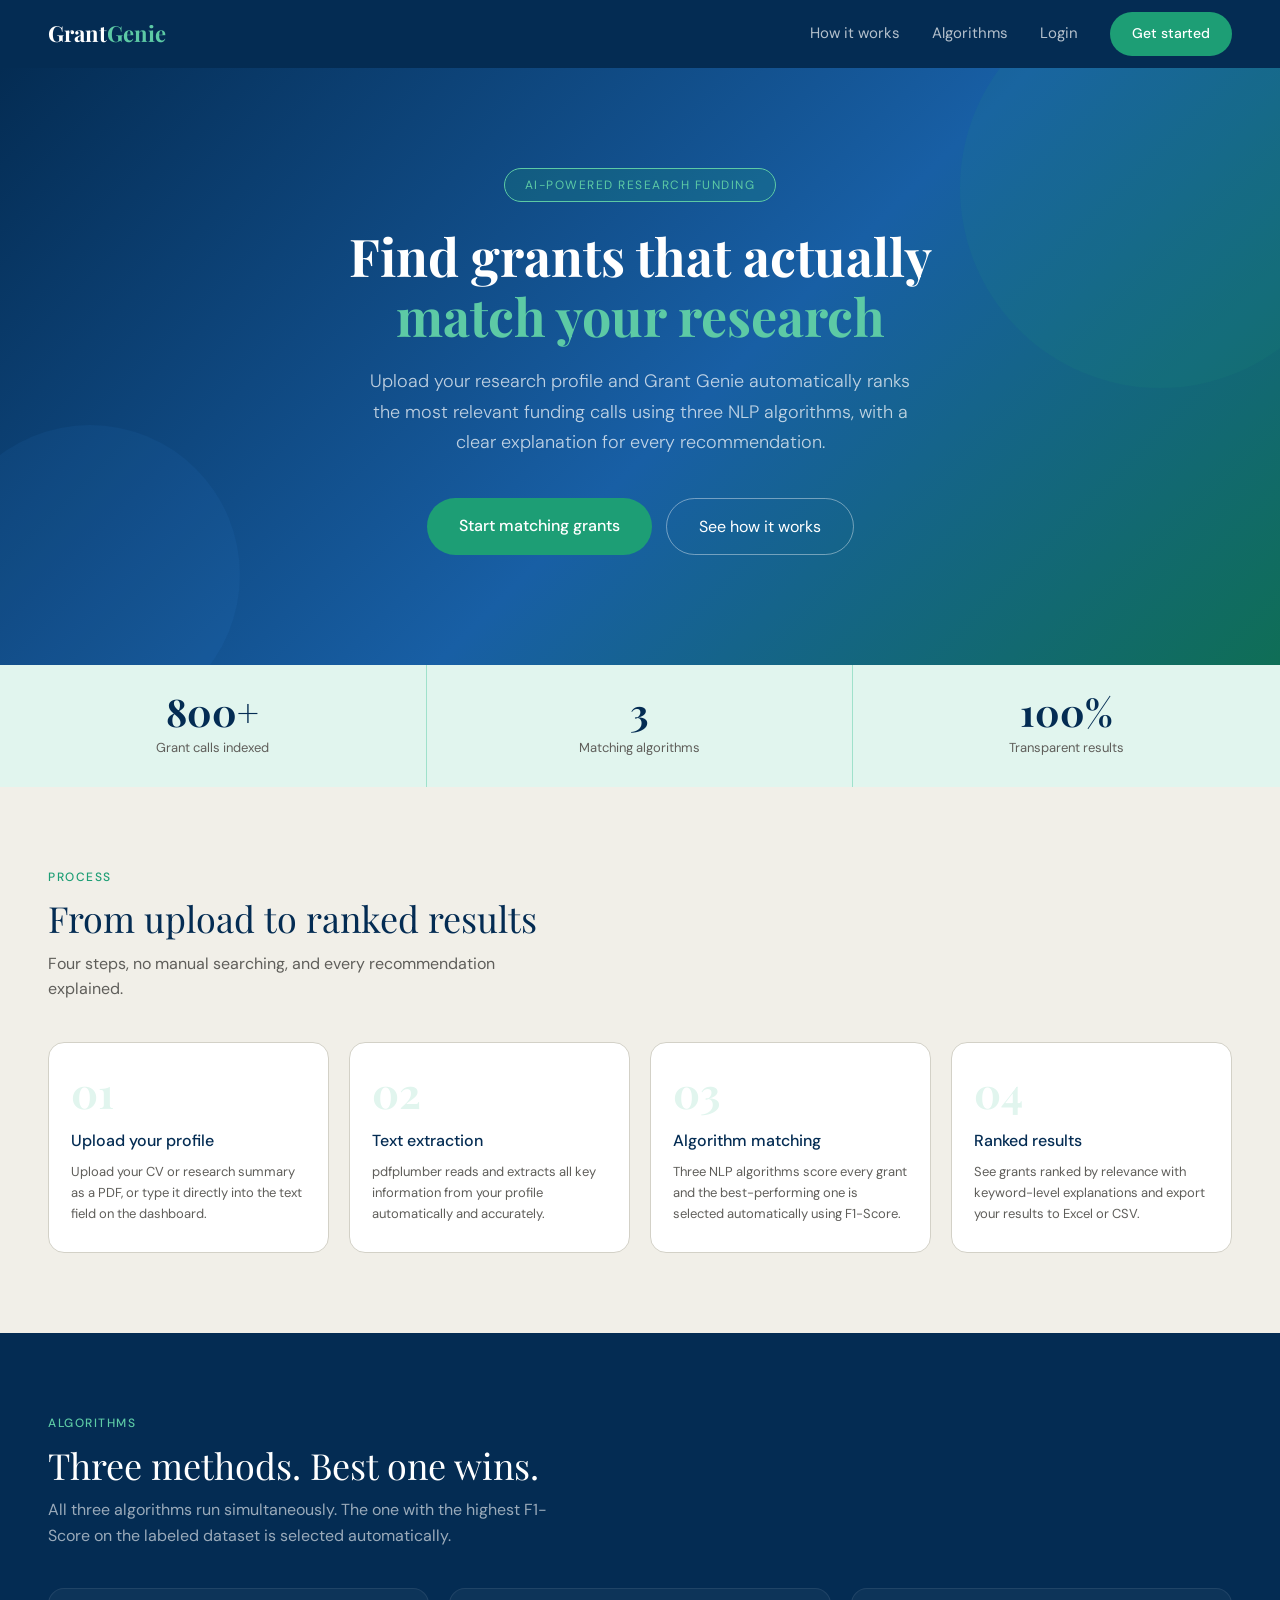
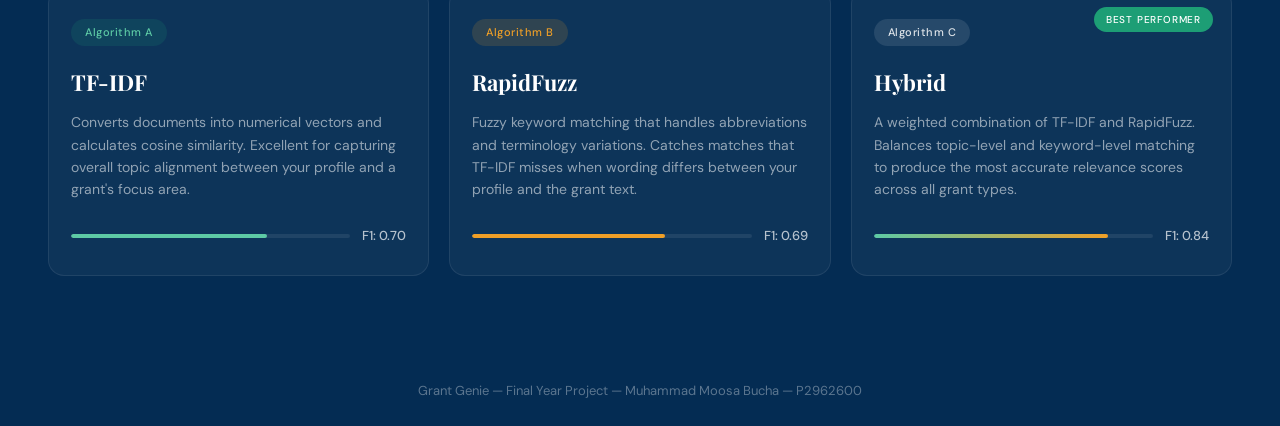
<file: frontend/index.html>
<!DOCTYPE html>
<html lang="en">
<head>
  <meta charset="UTF-8"/>
  <meta name="viewport" content="width=device-width, initial-scale=1.0"/>
  <meta name="description" content="Grant Genie — AI-powered research funding match platform"/>
  <title>Grant Genie</title>
  <link rel="stylesheet" href="css/style.css"/>
</head>
<body>
 
<!-- NAVBAR -->
<nav class="navbar">
  <a class="navbar-brand" href="index.html">Grant<span>Genie</span></a>
 
  <!-- Desktop nav -->
  <div class="nav-right">
    <a class="nav-link" href="#how">How it works</a>
    <a class="nav-link" href="#algorithms">Algorithms</a>
    <a class="nav-link" href="login.html">Login</a>
    <a class="btn-nav" href="register.html">Get started</a>
  </div>
 
  <!-- Mobile hamburger -->
  <button class="hamburger" id="hamburger" aria-label="Menu">
    <span></span>
    <span></span>
    <span></span>
  </button>
</nav>
 
<!-- MOBILE MENU -->
<div class="mobile-menu" id="mobile-menu">
  <a class="mobile-link" href="#how" onclick="document.getElementById('mobile-menu').classList.remove('open')">How it works</a>
  <a class="mobile-link" href="#algorithms" onclick="document.getElementById('mobile-menu').classList.remove('open')">Algorithms</a>
  <a class="mobile-link" href="login.html">Login</a>
  <a class="mobile-cta" href="register.html">Get started</a>
</div>
 
<!-- HERO -->
<section class="hero">
  <div class="hero-badge">AI-Powered Research Funding</div>
  <h1>Find grants that actually<br><em>match your research</em></h1>
  <p class="hero-sub">Upload your research profile and Grant Genie automatically ranks the most relevant funding calls using three NLP algorithms, with a clear explanation for every recommendation.</p>
  <div class="hero-btns">
    <a class="btn-primary" href="register.html">Start matching grants</a>
    <a class="btn-outline" href="#how">See how it works</a>
  </div>
</section>
 
<!-- STATS -->
<div class="stats-bar">
  <div class="stat-item">
    <div class="stat-num" data-target="800" data-suffix="+">0</div>
    <div class="stat-label">Grant calls indexed</div>
  </div>
  <div class="stat-item">
    <div class="stat-num" data-target="3" data-suffix="">0</div>
    <div class="stat-label">Matching algorithms</div>
  </div>
  <div class="stat-item">
    <div class="stat-num" data-target="100" data-suffix="%">0</div>
    <div class="stat-label">Transparent results</div>
  </div>
</div>
 
<!-- HOW IT WORKS -->
<section class="section" id="how">
  <div class="section-tag">Process</div>
  <div class="section-title">From upload to ranked results</div>
  <div class="section-sub">Four steps, no manual searching, and every recommendation explained.</div>
 
  <div class="steps-grid">
    <div class="step-card">
      <div class="step-num">01</div>
      <h3>Upload your profile</h3>
      <p>Upload your CV or research summary as a PDF, or type it directly into the text field on the dashboard.</p>
    </div>
    <div class="step-card">
      <div class="step-num">02</div>
      <h3>Text extraction</h3>
      <p>pdfplumber reads and extracts all key information from your profile automatically and accurately.</p>
    </div>
    <div class="step-card">
      <div class="step-num">03</div>
      <h3>Algorithm matching</h3>
      <p>Three NLP algorithms score every grant and the best-performing one is selected automatically using F1-Score.</p>
    </div>
    <div class="step-card">
      <div class="step-num">04</div>
      <h3>Ranked results</h3>
      <p>See grants ranked by relevance with keyword-level explanations and export your results to Excel or CSV.</p>
    </div>
  </div>
</section>
 
<!-- ALGORITHMS -->
<section class="algo-section" id="algorithms">
  <div class="section-tag">Algorithms</div>
  <div class="section-title">Three methods. Best one wins.</div>
  <div class="section-sub">All three algorithms run simultaneously. The one with the highest F1-Score on the labeled dataset is selected automatically.</div>
 
  <div class="algo-grid">
    <div class="algo-card">
      <span class="algo-badge badge-teal">Algorithm A</span>
      <h3>TF-IDF</h3>
      <p>Converts documents into numerical vectors and calculates cosine similarity. Excellent for capturing overall topic alignment between your profile and a grant's focus area.</p>
      <div class="algo-score-row">
        <div class="algo-score-bar"><div class="algo-fill fill-teal" style="width:70%;"></div></div>
        <div class="algo-score-val">F1: 0.70</div>
      </div>
    </div>
 
    <div class="algo-card">
      <span class="algo-badge badge-amber">Algorithm B</span>
      <h3>RapidFuzz</h3>
      <p>Fuzzy keyword matching that handles abbreviations and terminology variations. Catches matches that TF-IDF misses when wording differs between your profile and the grant text.</p>
      <div class="algo-score-row">
        <div class="algo-score-bar"><div class="algo-fill fill-amber" style="width:69%;"></div></div>
        <div class="algo-score-val">F1: 0.69</div>
      </div>
    </div>
 
    <div class="algo-card">
      <div class="winner-badge">Best performer</div>
      <span class="algo-badge badge-white">Algorithm C</span>
      <h3>Hybrid</h3>
      <p>A weighted combination of TF-IDF and RapidFuzz. Balances topic-level and keyword-level matching to produce the most accurate relevance scores across all grant types.</p>
      <div class="algo-score-row">
        <div class="algo-score-bar"><div class="algo-fill fill-white" style="width:84%;"></div></div>
        <div class="algo-score-val">F1: 0.84</div>
      </div>
    </div>
  </div>
</section>
 
<!-- FOOTER -->
<footer>
  <p>Grant Genie &mdash; Final Year Project &mdash; Muhammad Moosa Bucha &mdash; P2962600</p>
</footer>
 
<!-- TOAST -->
<div class="toast" id="toast">
  <div class="toast-dot"></div>
  <span id="toast-msg"></span>
</div>
 
<script src="js/main.js"></script>
</body>
</html>
</file>
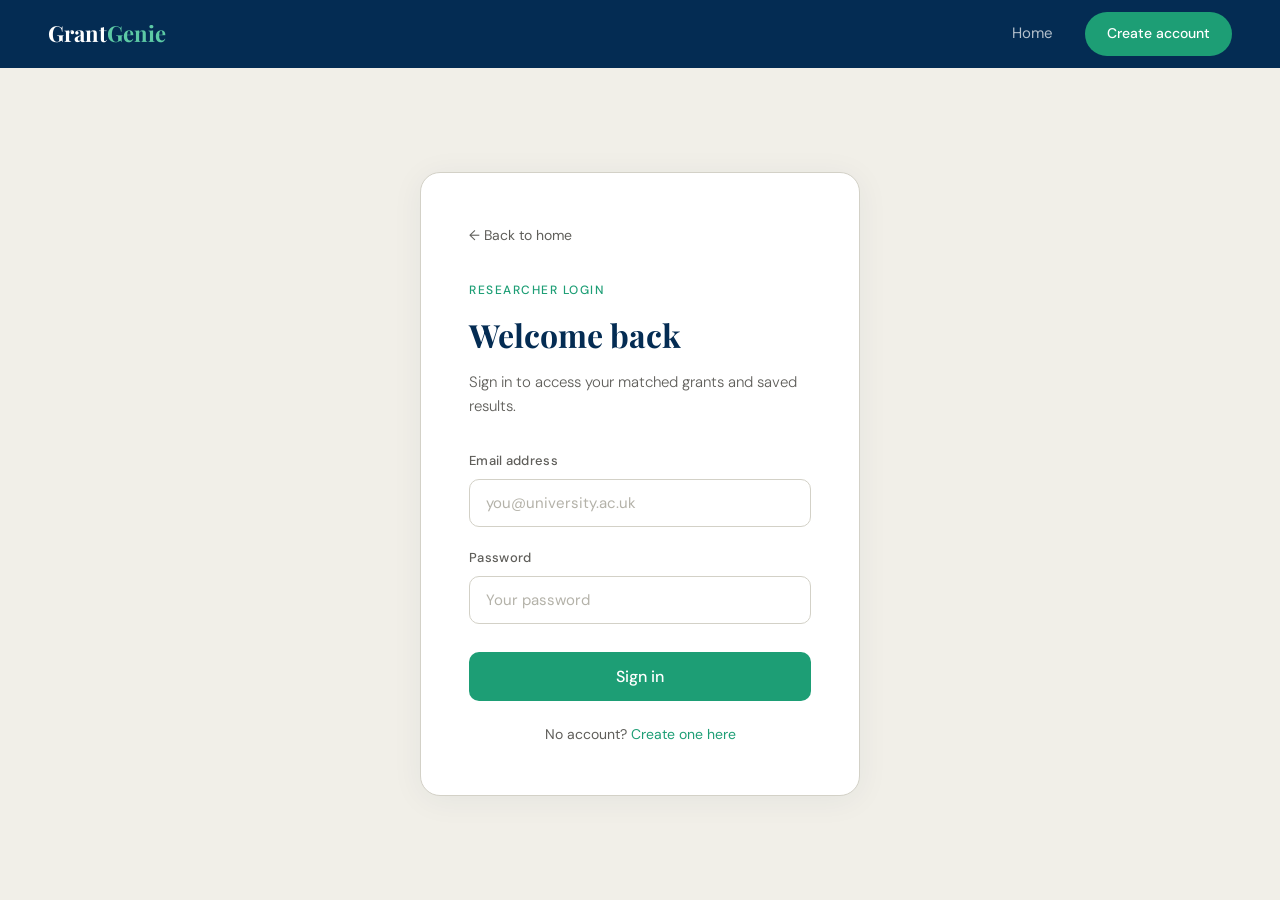
<file: frontend/dashboard.html>
<!DOCTYPE html>
<html lang="en">
<head>
  <meta charset="UTF-8"/>
  <meta name="viewport" content="width=device-width, initial-scale=1.0"/>
  <title>Grant Genie — Dashboard</title>
<link rel="stylesheet" href="css/style.css"/>
</head>
<body>
 
<!-- NAVBAR -->
<nav class="navbar">
  <a class="navbar-brand" href="index.html">Grant<span>Genie</span></a>
  <div class="nav-right">
    <a class="nav-link" href="dashboard.html">Dashboard</a>
    <span class="nav-user" id="nav-user-name"></span>
    <button class="btn-nav" style="background:transparent;border:1px solid rgba(255,255,255,0.2);color:rgba(255,255,255,0.6);" onclick="logout()">Sign out</button>
  </div>
  <button class="hamburger" id="hamburger" aria-label="Menu">
    <span></span><span></span><span></span>
  </button>
</nav>
 
<!-- MOBILE MENU -->
<div class="mobile-menu" id="mobile-menu">
  <span class="mobile-link" id="mobile-user-name" style="color:var(--teal-mid);pointer-events:none;"></span>
  <span class="mobile-link" onclick="logout()">Sign out</span>
</div>
 
<!-- LOADING OVERLAY -->
<div id="loading-overlay">
  <div class="spinner"></div>
  <div class="spinner-text" id="spinner-text">Analysing your profile and matching grants...</div>
</div>
 
<!-- DASHBOARD LAYOUT -->
<div class="dash-layout">
 
  <!-- SIDEBAR (hidden on mobile) -->
  <div class="sidebar">
    <div class="sidebar-user">
      <div class="avatar" id="user-avatar">GG</div>
      <div>
        <div class="user-name" id="user-name">Researcher</div>
        <div class="user-role">Early Career Researcher</div>
      </div>
    </div>
    <div class="sidebar-nav">
      <div class="sidebar-item active">
        <div class="sidebar-dot"></div>Match Grants
      </div>
      <div class="sidebar-item">
        <div class="sidebar-dot"></div>Saved Results
      </div>
      <div class="sidebar-item">
        <div class="sidebar-dot"></div>Alternative Pool
      </div>
      <div class="sidebar-item">
        <div class="sidebar-dot"></div>Algorithm Report
      </div>
      <div class="sidebar-item" style="margin-top:32px;" onclick="logout()">
        <div class="sidebar-dot"></div>Sign Out
      </div>
    </div>
  </div>
 
  <!-- MAIN CONTENT -->
  <div class="dash-main">
 
    <div class="dash-header">
      <h2>Welcome, <span id="dash-name">Researcher</span></h2>
      <p>Upload your research profile to find your most relevant funding opportunities.</p>
    </div>
 
    <!-- Upload Card -->
    <div class="upload-card">
      <h3>Find Matching Grants</h3>
 
      <div class="upload-zone" id="upload-zone">
        <input type="file" class="upload-input" id="file-input" accept=".pdf"/>
        <div class="upload-icon">
          <svg viewBox="0 0 24 24">
            <path d="M14 2H6a2 2 0 00-2 2v16a2 2 0 002 2h12a2 2 0 002-2V8z"/>
            <polyline points="14 2 14 8 20 8"/>
            <line x1="12" y1="18" x2="12" y2="12"/>
            <line x1="9" y1="15" x2="15" y2="15"/>
          </svg>
        </div>
        <div class="upload-title" id="upload-title">Click to upload your research profile</div>
        <div class="upload-sub">PDF files only &mdash; max 10MB</div>
      </div>
 
      <div class="divider">or paste your summary</div>
 
      <textarea
        class="form-textarea"
        id="research-text"
        rows="5"
        placeholder="I am an early career researcher specialising in Artificial Intelligence and Healthcare. My work focuses on machine learning applications in clinical data analysis..."
      ></textarea>
      <div class="char-count" id="char-count">0 / 5000 characters</div>
 
      <button class="match-btn" onclick="runMatch()">
        <svg viewBox="0 0 24 24">
          <circle cx="11" cy="11" r="8"/>
          <line x1="21" y1="21" x2="16.65" y2="16.65"/>
        </svg>
        Match my grants
      </button>
    </div>
 
    <!-- Results -->
    <div class="results-section" id="results-section">
 
      <div class="results-header">
        <div>
          <h3>Your Matched Grants</h3>
          <p>Best algorithm: <strong>Hybrid</strong> &mdash; F1 Score: 0.84</p>
        </div>
        <div class="algo-info">Hybrid selected</div>
      </div>
 
      <div class="filter-row">
        <button class="filter-btn active" data-filter="all">All</button>
        <button class="filter-btn" data-filter="top">Top matches</button>
        <button class="filter-btn" data-filter="mid">Partial</button>
        <button class="filter-btn" data-filter="alt">Alternative pool</button>
      </div>
 
      <div id="grants-list"></div>
 
      <div class="export-row">
        <button class="export-btn export-csv" id="export-csv">Export CSV</button>
        <button class="export-btn export-excel" id="export-excel">Export Excel</button>
      </div>
 
    </div>
 
  </div>
</div>
 
<!-- TOAST -->
<div class="toast" id="toast">
  <div class="toast-dot"></div>
  <span id="toast-msg"></span>
</div>
 
<script src="js/main.js"></script>
<script>
// Load user
(function () {
  var raw = localStorage.getItem('gg_user');
  if (!raw) {
    window.location.href = 'login.html';
    return;
  }
  var user = JSON.parse(raw);
  var name = user.name || user.email.split('@')[0];
  var firstName = name.split(' ')[0];
 
  document.getElementById('dash-name').textContent = firstName;
  document.getElementById('user-name').textContent = name;
  document.getElementById('nav-user-name').textContent = firstName;
 
  var mobName = document.getElementById('mobile-user-name');
  if (mobName) mobName.textContent = name;
 
  var initials = name.split(' ').map(function (w) { return w[0] || ''; }).join('').toUpperCase().slice(0, 2);
  document.getElementById('user-avatar').textContent = initials || 'GG';
})();
 
function logout() {
  localStorage.removeItem('gg_user');
  window.location.href = 'index.html';
}
 
function runMatch() {
  var text = document.getElementById('research-text').value;
  var file = document.getElementById('file-input').files[0];
 
  if (!text.trim() && !file) {
    showToast('Please upload a PDF or enter your research summary');
    return;
  }
 
  showLoading('Analysing your profile and matching grants...');
 
  setTimeout(function () {
    hideLoading();
    showResults();
  }, 2800);
}
</script>
</body>
</html>
</file>
<file: frontend/css/style.css>
@import url('https://fonts.googleapis.com/css2?family=Playfair+Display:wght@600;700&family=DM+Sans:wght@300;400;500&display=swap');
 
:root {
  --navy: #042C53;
  --navy-mid: #185FA5;
  --teal: #1D9E75;
  --teal-light: #E1F5EE;
  --teal-mid: #5DCAA5;
  --amber: #EF9F27;
  --amber-light: #FAEEDA;
  --gray-bg: #F1EFE8;
  --white: #ffffff;
  --border: #D3D1C7;
  --text: #1a1a2e;
  --muted: #5F5E5A;
  --danger: #D85A30;
  --danger-light: #FAECE7;
}
 
*, *::before, *::after { margin: 0; padding: 0; box-sizing: border-box; }
 
html { scroll-behavior: smooth; }
 
body {
  font-family: 'DM Sans', sans-serif;
  font-size: 16px;
  color: var(--text);
  background: var(--gray-bg);
  line-height: 1.7;
  -webkit-font-smoothing: antialiased;
}
 
img { max-width: 100%; display: block; }
 
/* ===== NAVBAR ===== */
.navbar {
  background: var(--navy);
  padding: 0 48px;
  height: 68px;
  display: flex;
  align-items: center;
  justify-content: space-between;
  position: sticky;
  top: 0;
  z-index: 200;
}
 
.navbar-brand {
  font-family: 'Playfair Display', serif;
  font-size: 22px;
  font-weight: 700;
  color: #fff;
  text-decoration: none;
  flex-shrink: 0;
}
 
.navbar-brand span { color: var(--teal-mid); }
 
.nav-right {
  display: flex;
  align-items: center;
  gap: 32px;
}
 
.nav-link {
  color: rgba(255,255,255,0.7);
  text-decoration: none;
  font-size: 15px;
  cursor: pointer;
  transition: color 0.2s;
  white-space: nowrap;
}
 
.nav-link:hover { color: #fff; }
 
.nav-user {
  color: rgba(255,255,255,0.45);
  font-size: 14px;
  white-space: nowrap;
}
 
.btn-nav {
  background: var(--teal);
  color: #fff;
  border: none;
  padding: 10px 22px;
  border-radius: 50px;
  font-size: 14px;
  font-weight: 500;
  cursor: pointer;
  font-family: inherit;
  text-decoration: none;
  display: inline-block;
  transition: all 0.2s;
  white-space: nowrap;
}
 
.btn-nav:hover { background: #1a8a65; transform: translateY(-1px); }
 
/* Hamburger */
.hamburger {
  display: none;
  flex-direction: column;
  gap: 5px;
  cursor: pointer;
  padding: 4px;
  background: none;
  border: none;
}
 
.hamburger span {
  display: block;
  width: 24px;
  height: 2px;
  background: #fff;
  border-radius: 2px;
  transition: all 0.3s;
}
 
.mobile-menu {
  display: none;
  position: fixed;
  top: 68px;
  left: 0;
  right: 0;
  background: var(--navy);
  padding: 24px;
  border-top: 1px solid rgba(255,255,255,0.08);
  z-index: 199;
  flex-direction: column;
  gap: 4px;
}
 
.mobile-menu.open { display: flex; }
 
.mobile-link {
  color: rgba(255,255,255,0.75);
  text-decoration: none;
  font-size: 16px;
  padding: 14px 16px;
  border-radius: 8px;
  cursor: pointer;
  transition: all 0.2s;
  display: block;
}
 
.mobile-link:hover { background: rgba(255,255,255,0.06); color: #fff; }
 
.mobile-cta {
  background: var(--teal);
  color: #fff;
  text-decoration: none;
  font-size: 16px;
  font-weight: 500;
  padding: 14px 16px;
  border-radius: 8px;
  cursor: pointer;
  margin-top: 8px;
  display: block;
  text-align: center;
}
 
/* ===== BUTTONS ===== */
.btn-primary {
  background: var(--teal);
  color: #fff;
  border: none;
  padding: 14px 32px;
  border-radius: 50px;
  font-size: 16px;
  font-weight: 500;
  cursor: pointer;
  font-family: inherit;
  text-decoration: none;
  display: inline-block;
  transition: all 0.25s;
  text-align: center;
}
 
.btn-primary:hover { background: #1a8a65; transform: translateY(-2px); box-shadow: 0 8px 24px rgba(29,158,117,0.3); }
 
.btn-outline {
  background: transparent;
  color: #fff;
  border: 1.5px solid rgba(255,255,255,0.4);
  padding: 14px 32px;
  border-radius: 50px;
  font-size: 16px;
  cursor: pointer;
  font-family: inherit;
  text-decoration: none;
  display: inline-block;
  transition: all 0.25s;
  text-align: center;
}
 
.btn-outline:hover { border-color: rgba(255,255,255,0.8); }
 
/* ===== HERO ===== */
.hero {
  background: linear-gradient(135deg, var(--navy) 0%, #185FA5 55%, #0F6E56 100%);
  padding: 100px 48px 110px;
  text-align: center;
  position: relative;
  overflow: hidden;
}
 
.hero::before {
  content: '';
  position: absolute;
  top: -80px; right: -80px;
  width: 400px; height: 400px;
  background: rgba(29,158,117,0.1);
  border-radius: 50%;
  pointer-events: none;
}
 
.hero::after {
  content: '';
  position: absolute;
  bottom: -60px; left: -60px;
  width: 300px; height: 300px;
  background: rgba(55,138,221,0.08);
  border-radius: 50%;
  pointer-events: none;
}
 
.hero-badge {
  display: inline-block;
  background: rgba(29,158,117,0.2);
  color: var(--teal-mid);
  border: 1px solid var(--teal-mid);
  border-radius: 50px;
  padding: 6px 20px;
  font-size: 12px;
  letter-spacing: 1.5px;
  text-transform: uppercase;
  margin-bottom: 24px;
  position: relative;
  z-index: 1;
}
 
.hero h1 {
  font-family: 'Playfair Display', serif;
  font-size: 52px;
  color: #fff;
  line-height: 1.15;
  margin-bottom: 20px;
  position: relative;
  z-index: 1;
}
 
.hero h1 em { font-style: normal; color: var(--teal-mid); }
 
.hero-sub {
  color: rgba(255,255,255,0.72);
  font-size: 18px;
  max-width: 560px;
  margin: 0 auto 40px;
  font-weight: 300;
  line-height: 1.7;
  position: relative;
  z-index: 1;
}
 
.hero-btns {
  display: flex;
  gap: 14px;
  justify-content: center;
  position: relative;
  z-index: 1;
  flex-wrap: wrap;
}
 
/* ===== STATS ===== */
.stats-bar {
  display: grid;
  grid-template-columns: repeat(3, 1fr);
}
 
.stat-item {
  background: var(--teal-light);
  padding: 28px 32px;
  text-align: center;
  border-right: 1px solid #9FE1CB;
}
 
.stat-item:last-child { border-right: none; }
 
.stat-num {
  font-family: 'Playfair Display', serif;
  font-size: 38px;
  color: var(--navy);
  font-weight: 700;
  line-height: 1;
}
 
.stat-label {
  font-size: 13px;
  color: var(--muted);
  margin-top: 6px;
}
 
/* ===== SECTION ===== */
.section { padding: 80px 48px; }
 
.section-tag {
  font-size: 12px;
  letter-spacing: 1.5px;
  text-transform: uppercase;
  color: var(--teal);
  font-weight: 500;
  margin-bottom: 10px;
}
 
.section-title {
  font-family: 'Playfair Display', serif;
  font-size: 36px;
  color: var(--navy);
  margin-bottom: 10px;
  line-height: 1.2;
}
 
.section-sub {
  font-size: 16px;
  color: var(--muted);
  max-width: 520px;
  line-height: 1.6;
}
 
/* ===== STEPS ===== */
.steps-grid {
  display: grid;
  grid-template-columns: repeat(4, 1fr);
  gap: 20px;
  margin-top: 40px;
}
 
.step-card {
  background: var(--white);
  border-radius: 16px;
  padding: 28px 22px;
  border: 1px solid var(--border);
  transition: all 0.25s;
  position: relative;
  overflow: hidden;
}
 
.step-card::before {
  content: '';
  position: absolute;
  top: 0; left: 0; right: 0;
  height: 3px;
  background: transparent;
  transition: background 0.3s;
}
 
.step-card:hover { transform: translateY(-4px); box-shadow: 0 12px 32px rgba(4,44,83,0.08); }
.step-card:hover::before { background: var(--teal); }
 
.step-num {
  font-family: 'Playfair Display', serif;
  font-size: 42px;
  font-weight: 700;
  color: var(--teal-light);
  line-height: 1;
  margin-bottom: 14px;
}
 
.step-card h3 { font-size: 16px; font-weight: 500; color: var(--navy); margin-bottom: 8px; }
.step-card p { font-size: 13px; color: var(--muted); line-height: 1.6; }
 
/* ===== ALGO SECTION ===== */
.algo-section {
  background: var(--navy);
  padding: 80px 48px;
}
 
.algo-section .section-title { color: #fff; }
.algo-section .section-sub { color: rgba(255,255,255,0.6); }
.algo-section .section-tag { color: var(--teal-mid); }
 
.algo-grid {
  display: grid;
  grid-template-columns: repeat(3, 1fr);
  gap: 20px;
  margin-top: 40px;
}
 
.algo-card {
  background: rgba(255,255,255,0.04);
  border: 1px solid rgba(255,255,255,0.08);
  border-radius: 16px;
  padding: 28px 22px;
  transition: all 0.3s;
  position: relative;
}
 
.algo-card:hover {
  border-color: rgba(29,158,117,0.4);
  background: rgba(255,255,255,0.06);
  transform: translateY(-4px);
}
 
.algo-badge {
  display: inline-block;
  padding: 4px 14px;
  border-radius: 50px;
  font-size: 11px;
  font-weight: 500;
  letter-spacing: 0.5px;
  margin-bottom: 18px;
}
 
.badge-teal { background: rgba(29,158,117,0.15); color: var(--teal-mid); }
.badge-amber { background: rgba(239,159,39,0.15); color: var(--amber); }
.badge-white { background: rgba(255,255,255,0.1); color: rgba(255,255,255,0.85); }
 
.algo-card h3 {
  font-family: 'Playfair Display', serif;
  font-size: 22px;
  color: #fff;
  margin-bottom: 10px;
}
 
.algo-card p {
  font-size: 14px;
  color: rgba(255,255,255,0.55);
  line-height: 1.6;
  margin-bottom: 24px;
}
 
.algo-score-row { display: flex; align-items: center; gap: 12px; }
 
.algo-score-bar {
  flex: 1;
  height: 4px;
  background: rgba(255,255,255,0.08);
  border-radius: 50px;
  overflow: hidden;
}
 
.algo-fill { height: 100%; border-radius: 50px; }
.fill-teal { background: var(--teal-mid); }
.fill-amber { background: var(--amber); }
.fill-white { background: linear-gradient(90deg, var(--teal-mid), var(--amber)); }
 
.algo-score-val {
  font-size: 13px;
  font-weight: 500;
  color: rgba(255,255,255,0.7);
  min-width: 42px;
  text-align: right;
  white-space: nowrap;
}
 
.winner-badge {
  position: absolute;
  top: 18px; right: 18px;
  background: var(--teal);
  color: #fff;
  font-size: 10px;
  letter-spacing: 0.8px;
  text-transform: uppercase;
  padding: 4px 12px;
  border-radius: 50px;
  font-weight: 500;
}
 
/* ===== FOOTER ===== */
footer {
  background: var(--navy);
  padding: 24px 48px;
  text-align: center;
  color: rgba(255,255,255,0.35);
  font-size: 13px;
}
 
/* ===== AUTH PAGES ===== */
.auth-page {
  min-height: calc(100vh - 68px);
  background: var(--gray-bg);
  display: flex;
  align-items: center;
  justify-content: center;
  padding: 60px 20px;
}
 
.auth-card {
  background: var(--white);
  border-radius: 20px;
  padding: 48px;
  border: 1px solid var(--border);
  width: 100%;
  max-width: 440px;
  box-shadow: 0 4px 32px rgba(4,44,83,0.06);
}
 
.auth-back {
  display: inline-flex;
  align-items: center;
  gap: 8px;
  font-size: 14px;
  color: var(--muted);
  cursor: pointer;
  margin-bottom: 32px;
  transition: color 0.2s;
  text-decoration: none;
}
 
.auth-back:hover { color: var(--navy); }
 
.auth-tag {
  font-size: 12px;
  letter-spacing: 1.5px;
  text-transform: uppercase;
  color: var(--teal);
  font-weight: 500;
  margin-bottom: 8px;
}
 
.auth-title {
  font-family: 'Playfair Display', serif;
  font-size: 32px;
  color: var(--navy);
  margin-bottom: 8px;
}
 
.auth-sub {
  font-size: 15px;
  color: var(--muted);
  margin-bottom: 32px;
  font-weight: 300;
  line-height: 1.6;
}
 
.auth-switch {
  text-align: center;
  margin-top: 22px;
  font-size: 14px;
  color: var(--muted);
}
 
.auth-switch a {
  color: var(--teal);
  text-decoration: none;
  cursor: pointer;
}
 
/* ===== FORM ===== */
.form-group { margin-bottom: 20px; }
 
.form-label {
  display: block;
  font-size: 13px;
  font-weight: 500;
  color: var(--muted);
  margin-bottom: 7px;
  letter-spacing: 0.3px;
}
 
.form-input {
  width: 100%;
  padding: 13px 16px;
  border: 1.5px solid var(--border);
  border-radius: 10px;
  font-size: 15px;
  font-family: inherit;
  color: var(--text);
  background: var(--white);
  transition: border-color 0.2s;
  outline: none;
  -webkit-appearance: none;
}
 
.form-input:focus { border-color: var(--teal); }
.form-input::placeholder { color: #B4B2A9; }
 
.form-btn {
  width: 100%;
  background: var(--teal);
  color: #fff;
  border: none;
  padding: 14px;
  border-radius: 10px;
  font-size: 16px;
  font-weight: 500;
  cursor: pointer;
  font-family: inherit;
  margin-top: 8px;
  transition: all 0.25s;
}
 
.form-btn:hover { background: #1a8a65; }
 
/* ===== ALERTS ===== */
.alert {
  padding: 12px 16px;
  border-radius: 10px;
  font-size: 14px;
  margin-bottom: 16px;
  display: flex;
  justify-content: space-between;
  align-items: center;
  gap: 8px;
}
 
.alert-success { background: var(--teal-light); color: #085041; }
.alert-error { background: var(--danger-light); color: #993C1D; }
 
.alert-close {
  background: none;
  border: none;
  cursor: pointer;
  font-size: 18px;
  color: inherit;
  line-height: 1;
  flex-shrink: 0;
}
 
/* ===== DASHBOARD ===== */
.dash-layout {
  display: grid;
  grid-template-columns: 256px 1fr;
  min-height: calc(100vh - 68px);
}
 
.sidebar {
  background: var(--navy);
  padding: 28px 18px;
  position: sticky;
  top: 68px;
  height: calc(100vh - 68px);
  overflow-y: auto;
}
 
.sidebar-user {
  display: flex;
  align-items: center;
  gap: 12px;
  padding: 14px;
  background: rgba(255,255,255,0.06);
  border-radius: 12px;
  margin-bottom: 28px;
}
 
.avatar {
  width: 40px;
  height: 40px;
  border-radius: 50%;
  background: linear-gradient(135deg, var(--teal), var(--teal-mid));
  display: flex;
  align-items: center;
  justify-content: center;
  font-size: 14px;
  font-weight: 600;
  color: var(--navy);
  flex-shrink: 0;
}
 
.user-name { font-size: 15px; font-weight: 500; color: #fff; word-break: break-word; }
.user-role { font-size: 12px; color: rgba(255,255,255,0.45); }
 
.sidebar-nav { display: flex; flex-direction: column; gap: 4px; }
 
.sidebar-item {
  display: flex;
  align-items: center;
  gap: 10px;
  padding: 11px 14px;
  border-radius: 8px;
  font-size: 14px;
  color: rgba(255,255,255,0.5);
  cursor: pointer;
  transition: all 0.2s;
}
 
.sidebar-item:hover { background: rgba(255,255,255,0.06); color: #fff; }
.sidebar-item.active { background: rgba(29,158,117,0.15); color: var(--teal-mid); }
.sidebar-dot { width: 5px; height: 5px; border-radius: 50%; background: currentColor; flex-shrink: 0; }
 
/* ===== DASH MAIN ===== */
.dash-main { padding: 40px; background: var(--gray-bg); }
 
.dash-header { margin-bottom: 32px; }
 
.dash-header h2 {
  font-family: 'Playfair Display', serif;
  font-size: 28px;
  color: var(--navy);
  margin-bottom: 6px;
}
 
.dash-header p { font-size: 15px; color: var(--muted); }
 
/* ===== UPLOAD CARD ===== */
.upload-card {
  background: var(--white);
  border-radius: 16px;
  padding: 28px;
  border: 1px solid var(--border);
  margin-bottom: 24px;
}
 
.upload-card h3 {
  font-size: 18px;
  font-weight: 500;
  color: var(--navy);
  margin-bottom: 22px;
}
 
.upload-zone {
  border: 2px dashed var(--border);
  border-radius: 12px;
  padding: 36px 20px;
  text-align: center;
  cursor: pointer;
  transition: all 0.3s;
  margin-bottom: 18px;
  position: relative;
}
 
.upload-zone:hover { border-color: var(--teal); background: rgba(29,158,117,0.02); }
.upload-zone.dragover { border-color: var(--teal); background: rgba(29,158,117,0.04); }
 
.upload-input {
  position: absolute;
  inset: 0;
  opacity: 0;
  cursor: pointer;
  width: 100%;
  height: 100%;
}
 
.upload-icon {
  width: 48px;
  height: 48px;
  background: var(--teal-light);
  border-radius: 12px;
  display: flex;
  align-items: center;
  justify-content: center;
  margin: 0 auto 12px;
}
 
.upload-icon svg {
  width: 22px;
  height: 22px;
  stroke: var(--teal);
  fill: none;
  stroke-width: 1.5;
}
 
.upload-title { font-size: 15px; font-weight: 500; color: var(--navy); margin-bottom: 4px; }
.upload-sub { font-size: 13px; color: var(--muted); }
 
.divider {
  display: flex;
  align-items: center;
  gap: 14px;
  color: var(--muted);
  font-size: 13px;
  margin: 18px 0;
}
 
.divider::before, .divider::after {
  content: '';
  flex: 1;
  height: 1px;
  background: var(--border);
}
 
.form-textarea {
  width: 100%;
  padding: 14px 16px;
  border: 1.5px solid var(--border);
  border-radius: 10px;
  font-size: 15px;
  font-family: inherit;
  color: var(--text);
  background: var(--white);
  outline: none;
  resize: vertical;
  min-height: 130px;
  line-height: 1.6;
  transition: border-color 0.2s;
  -webkit-appearance: none;
}
 
.form-textarea:focus { border-color: var(--teal); }
.form-textarea::placeholder { color: #B4B2A9; }
 
.char-count {
  font-size: 12px;
  color: var(--muted);
  text-align: right;
  margin-top: 6px;
}
 
.match-btn {
  background: var(--teal);
  color: #fff;
  border: none;
  padding: 14px 32px;
  border-radius: 50px;
  font-size: 16px;
  font-weight: 500;
  cursor: pointer;
  font-family: inherit;
  margin-top: 18px;
  display: inline-flex;
  align-items: center;
  gap: 10px;
  transition: all 0.25s;
}
 
.match-btn:hover { background: #1a8a65; transform: translateY(-1px); box-shadow: 0 8px 24px rgba(29,158,117,0.25); }
 
.match-btn svg { width: 16px; height: 16px; stroke: currentColor; fill: none; stroke-width: 2; }
 
/* ===== RESULTS ===== */
.results-section { display: none; }
.results-section.visible { display: block; }
 
.results-header {
  display: flex;
  align-items: flex-start;
  justify-content: space-between;
  margin-bottom: 20px;
  gap: 16px;
  flex-wrap: wrap;
}
 
.results-header h3 {
  font-family: 'Playfair Display', serif;
  font-size: 24px;
  color: var(--navy);
}
 
.results-header p { font-size: 13px; color: var(--muted); margin-top: 3px; }
 
.algo-info {
  background: var(--teal-light);
  color: var(--teal);
  padding: 6px 16px;
  border-radius: 50px;
  font-size: 13px;
  font-weight: 500;
  border: 1px solid #9FE1CB;
  white-space: nowrap;
  flex-shrink: 0;
}
 
.filter-row {
  display: flex;
  gap: 8px;
  margin-bottom: 18px;
  flex-wrap: wrap;
}
 
.filter-btn {
  padding: 7px 16px;
  border-radius: 50px;
  font-size: 13px;
  cursor: pointer;
  border: 1px solid var(--border);
  background: var(--white);
  color: var(--muted);
  font-family: inherit;
  transition: all 0.2s;
}
 
.filter-btn:hover { border-color: var(--teal); color: var(--teal); }
.filter-btn.active { background: var(--navy); color: #fff; border-color: var(--navy); }
 
/* ===== GRANT CARD ===== */
.grant-card {
  background: var(--white);
  border-radius: 14px;
  padding: 20px 22px;
  margin-bottom: 12px;
  border: 1px solid var(--border);
  display: flex;
  align-items: flex-start;
  gap: 18px;
  transition: all 0.25s;
}
 
.grant-card:hover { border-color: var(--teal); box-shadow: 0 4px 20px rgba(29,158,117,0.08); }
 
.grant-info { flex: 1; min-width: 0; }
.grant-title { font-size: 15px; font-weight: 500; color: var(--navy); margin-bottom: 4px; word-break: break-word; }
.grant-meta { font-size: 13px; color: var(--muted); margin-bottom: 10px; }
 
.grant-tags { display: flex; flex-wrap: wrap; gap: 6px; }
 
.tag {
  display: inline-block;
  padding: 3px 12px;
  border-radius: 50px;
  font-size: 12px;
  background: var(--teal-light);
  color: #085041;
  white-space: nowrap;
}
 
.grant-feedback {
  margin-top: 12px;
  padding: 12px 14px;
  background: var(--teal-light);
  border-left: 3px solid var(--teal);
  border-radius: 0 8px 8px 0;
  font-size: 13px;
  color: #085041;
  line-height: 1.6;
  font-style: italic;
}
 
/* ===== SCORE BADGE ===== */
.score-badge { min-width: 68px; text-align: center; flex-shrink: 0; }
 
.score-circle {
  width: 60px;
  height: 60px;
  border-radius: 50%;
  display: flex;
  align-items: center;
  justify-content: center;
  font-size: 15px;
  font-weight: 600;
  margin: 0 auto 5px;
}
 
.score-high { background: var(--teal-light); color: #085041; }
.score-mid { background: var(--amber-light); color: #633806; }
.score-low { background: var(--danger-light); color: #993C1D; }
.score-label { font-size: 11px; color: var(--muted); }
 
/* ===== EXPORT ===== */
.export-row { display: flex; gap: 10px; margin-top: 20px; flex-wrap: wrap; }
 
.export-btn {
  padding: 10px 22px;
  border-radius: 50px;
  font-size: 14px;
  cursor: pointer;
  font-family: inherit;
  transition: all 0.2s;
  border: 1px solid var(--border);
}
 
.export-csv { background: transparent; color: var(--muted); }
.export-csv:hover { border-color: var(--navy); color: var(--navy); }
.export-excel { background: var(--teal-light); color: var(--teal); border-color: #9FE1CB; }
.export-excel:hover { background: var(--teal); color: #fff; }
 
/* ===== LOADING ===== */
#loading-overlay {
  position: fixed;
  inset: 0;
  background: rgba(4,44,83,0.9);
  z-index: 999;
  display: none;
  align-items: center;
  justify-content: center;
  flex-direction: column;
  gap: 18px;
}
 
#loading-overlay.show { display: flex; }
 
.spinner {
  width: 52px;
  height: 52px;
  border: 3px solid rgba(255,255,255,0.1);
  border-top-color: var(--teal-mid);
  border-radius: 50%;
  animation: spin 0.8s linear infinite;
}
 
@keyframes spin { to { transform: rotate(360deg); } }
.spinner-text { color: rgba(255,255,255,0.7); font-size: 15px; text-align: center; padding: 0 24px; }
 
/* ===== TOAST ===== */
.toast {
  position: fixed;
  bottom: 24px;
  right: 24px;
  left: 24px;
  max-width: 340px;
  margin: 0 auto;
  background: var(--navy);
  color: #fff;
  border: 1px solid rgba(255,255,255,0.1);
  border-radius: 10px;
  padding: 13px 18px;
  font-size: 14px;
  z-index: 9999;
  transform: translateY(80px);
  opacity: 0;
  transition: all 0.35s;
  display: flex;
  align-items: center;
  gap: 10px;
}
 
@media (min-width: 480px) {
  .toast { left: auto; max-width: 340px; }
}
 
.toast.show { transform: translateY(0); opacity: 1; }
.toast-dot { width: 7px; height: 7px; border-radius: 50%; background: var(--teal); flex-shrink: 0; }
 
/* ===== RESPONSIVE — TABLET (max 900px) ===== */
@media (max-width: 900px) {
  .steps-grid { grid-template-columns: repeat(2, 1fr); }
  .algo-grid { grid-template-columns: repeat(2, 1fr); }
  .algo-grid .algo-card:last-child { grid-column: 1 / -1; }
  .dash-layout { grid-template-columns: 220px 1fr; }
  .section, .algo-section { padding: 60px 32px; }
  .hero { padding: 80px 32px 90px; }
  .hero h1 { font-size: 44px; }
  .navbar { padding: 0 32px; }
  footer { padding: 20px 32px; }
}
 
/* ===== RESPONSIVE — MOBILE (max 640px) ===== */
@media (max-width: 640px) {
  /* Navbar */
  .navbar { padding: 0 20px; height: 60px; }
  .nav-right { display: none; }
  .hamburger { display: flex; }
  .mobile-menu { top: 60px; }
 
  /* Hero */
  .hero { padding: 60px 20px 70px; }
  .hero h1 { font-size: 34px; }
  .hero-sub { font-size: 16px; }
  .hero-btns { flex-direction: column; align-items: stretch; }
  .hero-btns .btn-primary,
  .hero-btns .btn-outline { text-align: center; padding: 14px 24px; }
 
  /* Stats */
  .stats-bar { grid-template-columns: 1fr; }
  .stat-item { border-right: none; border-bottom: 1px solid #9FE1CB; }
  .stat-item:last-child { border-bottom: none; }
  .stat-num { font-size: 32px; }
 
  /* Sections */
  .section, .algo-section { padding: 52px 20px; }
  .section-title { font-size: 28px; }
  .steps-grid { grid-template-columns: 1fr; gap: 14px; }
  .algo-grid { grid-template-columns: 1fr; }
  .algo-grid .algo-card:last-child { grid-column: auto; }
 
  /* Footer */
  footer { padding: 20px; font-size: 12px; }
 
  /* Auth */
  .auth-page { padding: 40px 16px; align-items: flex-start; padding-top: 60px; }
  .auth-card { padding: 28px 20px; }
  .auth-title { font-size: 26px; }
 
  /* Dashboard */
  .dash-layout { grid-template-columns: 1fr; }
  .sidebar { display: none; }
  .dash-main { padding: 24px 16px; }
  .dash-header h2 { font-size: 24px; }
  .upload-card { padding: 20px 16px; }
  .upload-zone { padding: 28px 16px; }
  .match-btn { width: 100%; justify-content: center; padding: 14px 24px; }
 
  /* Grant cards */
  .grant-card {
    flex-direction: column;
    gap: 14px;
  }
  .score-badge { display: flex; align-items: center; gap: 10px; }
  .score-circle { margin: 0; width: 52px; height: 52px; font-size: 14px; }
 
  /* Results header */
  .results-header { flex-direction: column; }
  .algo-info { align-self: flex-start; }
 
  /* Export */
  .export-row { flex-direction: column; }
  .export-btn { text-align: center; }
}
</file>
